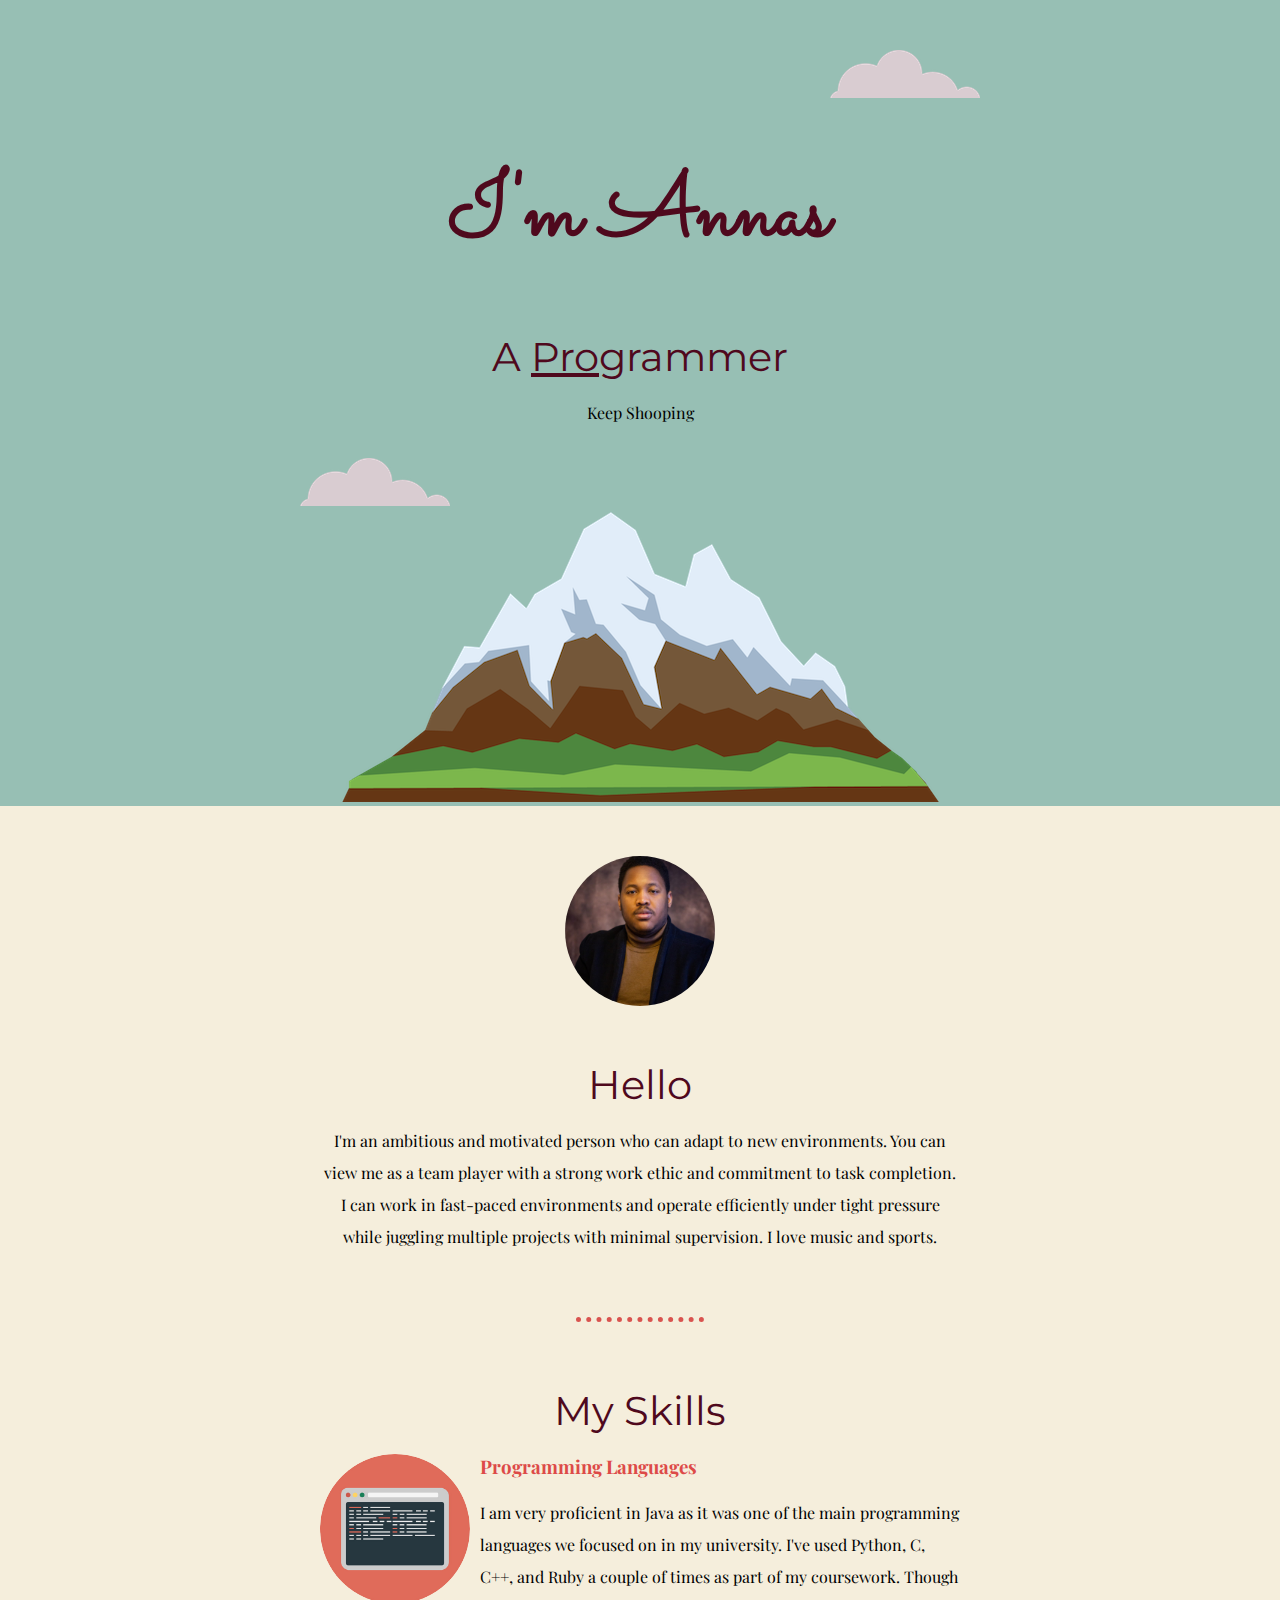
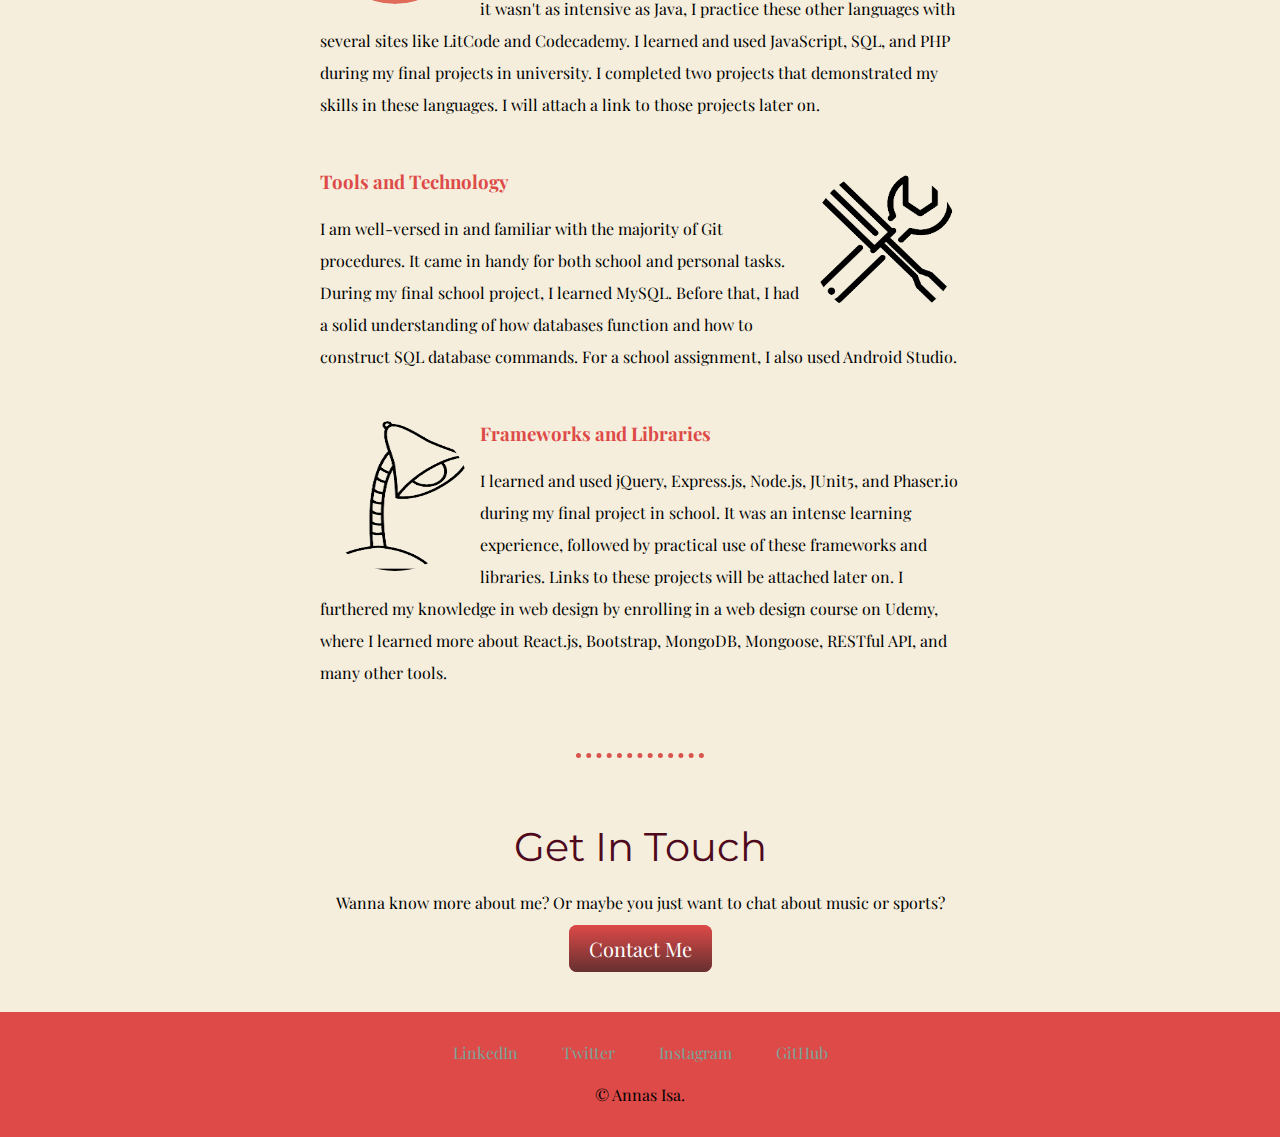
<file: index.html>
<!DOCTYPE html>
<html lang="en" dir="ltr">
  <head>
    <meta charset="utf-8">
    <title>Isa's Personal Site</title>
    <link rel="stylesheet" href="css/styles.css">
    <link rel="icon" href="favicon.ico">
    <link rel="preconnect" href="https://fonts.googleapis.com">
    <link rel="preconnect" href="https://fonts.gstatic.com" crossorigin>
    <link href="https://fonts.googleapis.com/css2?family=Montserrat&family=Playfair+Display&family=Sacramento&display=swap" rel="stylesheet">
  </head>
  <body>
    <div class="top-container">
      <img class= "top-cloud" src="images/cloud.png" alt="cloud-img">
      <h1>I'm Annas</h1>
      <h2>A <span>Pro</span>grammer</h2>
      <p>Keep Shooping</p>
      <div eid = "c27a963c9b34dadb" root= "Mvp"id="FlatlandWebEngine" offset="160px"></div>
      <script type="text/javascript" src="https://sales.rocket-rez.com/RocketWeb2/assets/scripts/webengine_load.js" async></script>
      <img class = "bottom-cloud" src="images/cloud.png" alt="cloud-img">
      <img src="images/mountain.png" alt="mountain-img">
    </div>

    <div class="middle-container">
      <div class="middle-container-contents">
        <div class="profile">
          <img class="profile-pic"src="images/Pix.jpg" alt="profile-pic">
          <h2>Hello</h2>
          <p>I'm an ambitious and motivated person who can adapt to new environments. You can view me as a team player with a strong work ethic and commitment to task completion. I can work in fast-paced environments and operate efficiently under tight pressure while juggling multiple projects with minimal supervision. I love music and sports.</p>
        </div>
        <hr>
        <div class="skills">
          <h2>My Skills</h2>
          <div class="skill_row">
            <img class="code_img" src="images/programming_img.png" alt="code_img">
            <h3>Programming Languages</h3>
            <p>I am very proficient in Java as it was one of the main programming languages we focused on in my university. I've used Python, C, C++, and Ruby a couple of times as part of my coursework. Though it wasn't as intensive as Java, I practice these other languages with several sites like LitCode and Codecademy. I learned and used JavaScript, SQL, and PHP during my final projects in university. I completed two projects that demonstrated my skills in these languages. I will attach a link to those projects later on.</p>
          </div>
          <div class="skill_row">
            <img class="tools_img" src="images/tools_img.png" alt="tools_img">
            <h3>Tools and Technology</h3>
            <p>I am well-versed in and familiar with the majority of Git procedures. It came in handy for both school and personal tasks. During my final school project, I learned MySQL. Before that, I had a solid understanding of how databases function and how to construct SQL database commands. For a school assignment, I also used Android Studio.</p>
          </div>
          <div class="skill_row">
            <img class="lamp_img" src="images/lamp_img.png" alt="lamp_img">
            <h3>Frameworks and Libraries</h3>
            <p>I learned and used jQuery, Express.js, Node.js, JUnit5, and Phaser.io during my final project in school. It was an intense learning experience, followed by practical use of these frameworks and libraries. Links to these projects will be attached later on. I furthered my knowledge in web design by enrolling in a web design course on Udemy, where I learned more about React.js, Bootstrap, MongoDB, Mongoose, RESTful API, and many other tools.</p>
          </div>
        </div>
        <hr>
        <div class="contact-me">
          <h2>Get In Touch</h2>
          <p>Wanna know more about me? Or maybe you just want to chat about music or sports?</p>
          <a class="btn" href="mailto:annasisa619@gmail.com">Contact Me</a>
        </div>
      </div>
    </div>
    
    
    <div class="bottom-container">
      <div class=" ">
        <a class="footer-link" href="https://www.linkedin.com/in/annas-isa/">LinkedIn</a>
        <a class="footer-link" href="https://twitter.com/Annasisa01">Twitter</a>
        <a class="footer-link" href="https://www.instagram.com/annasisa01/">Instagram</a>
        <a class="footer-link" href="https://github.com/Annasisa01">GitHub</a>
        <p>© Annas Isa.</p>
      </div>
      
    </div>
      
  </body>
</html>
</file>
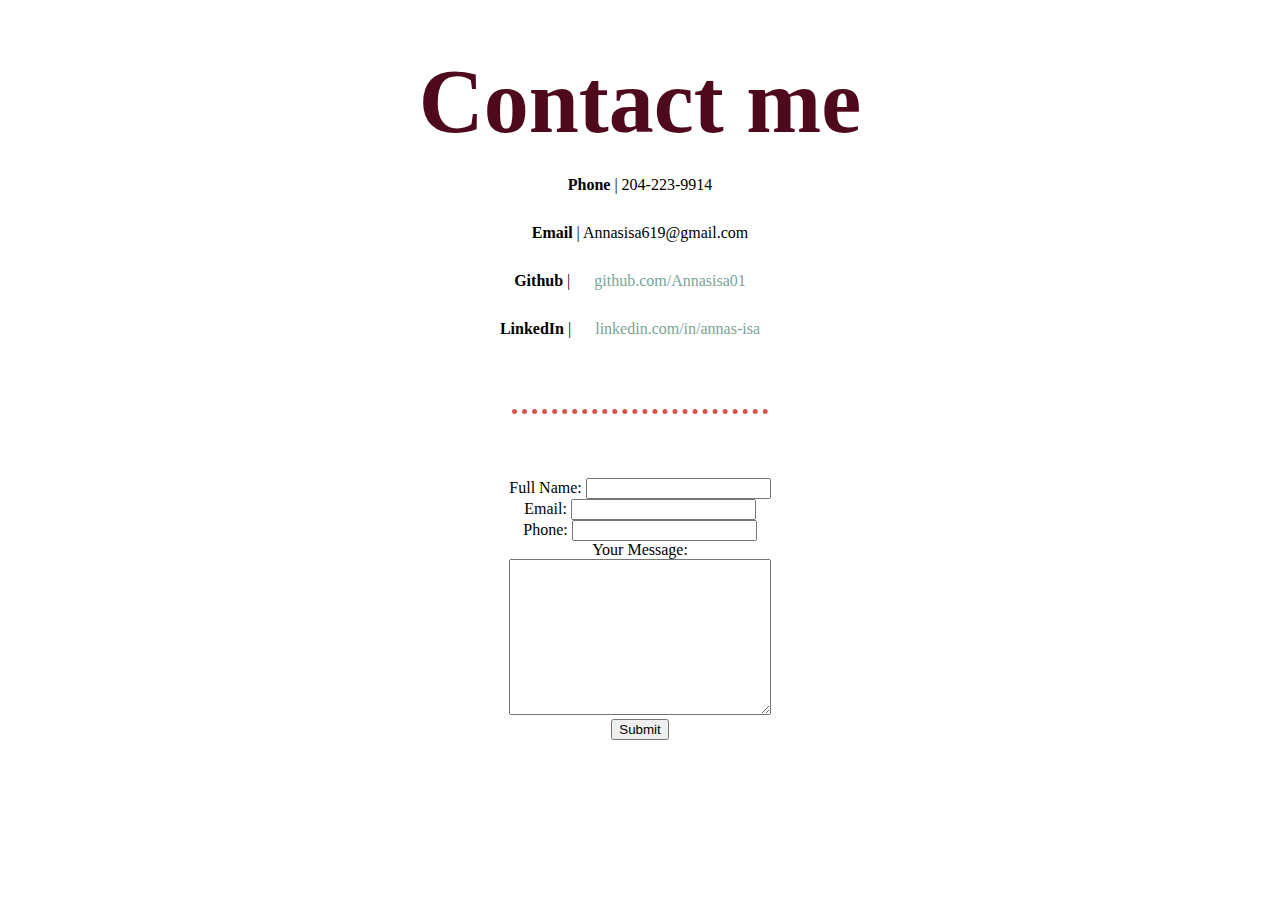
<file: contact.html>
<!DOCTYPE html>
<html lang="en" dir="ltr">
  <head>
    <meta charset="utf-8">
    <title>Contact</title>
    <link rel="stylesheet" href="css/styles.css">
  </head>
  <body>
    <h1>Contact me</h1>
    <p><strong>Phone</strong> | 204-223-9914</p>
    <p><strong>Email</strong> | Annasisa619@gmail.com</p>
    <p><strong>Github</strong> | <a href="https://github.com/Annasisa01">github.com/Annasisa01</a></p>
    <p><strong>LinkedIn</strong> | <a href="https://linkedin.com/in/annas-isa">linkedin.com/in/annas-isa</a></p>
    <hr>

    <form action="mailto:annasisa419@yahoo.com" method="post" enctype="text/plain">
      <label for="">Full Name:</label>
      <input type="text" name="fullName" value=""><br>
      <label for="">Email:</label>
      <input type="email" name="yourEmail" value=""><br>
      <label for="">Phone:</label>
      <input type="number" name="yourPhone" value=""><br>
      <label for="">Your Message:</label><br>
      <textarea name="yourMessage" rows="10" cols="30"></textarea><br>
      <input type="submit" name="">
    </form>
  </body>
</html>
</file>
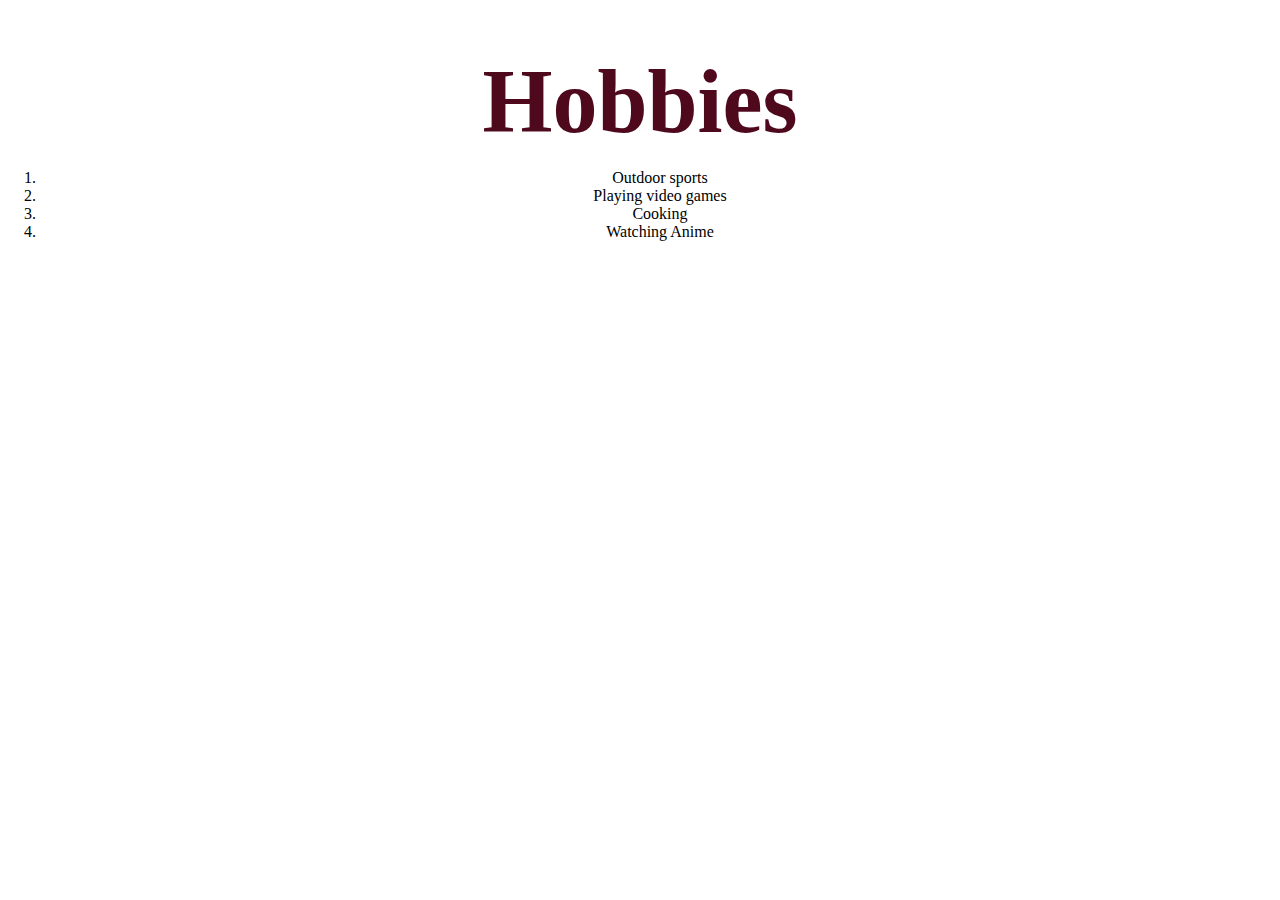
<file: hobbies.html>
<!DOCTYPE html>
<html lang="en" dir="ltr">
  <head>
    <meta charset="utf-8">
    <title>My Hobbies</title>
    <link rel="stylesheet" href="css/styles.css">
  </head>
  <body>
    <h1>Hobbies</h1>
    <ol>
      <li>Outdoor sports</li>
      <li>Playing video games</li>
      <li>Cooking</li>
      <li>Watching Anime</li>
    </ol>
  </body>
</html>
</file>
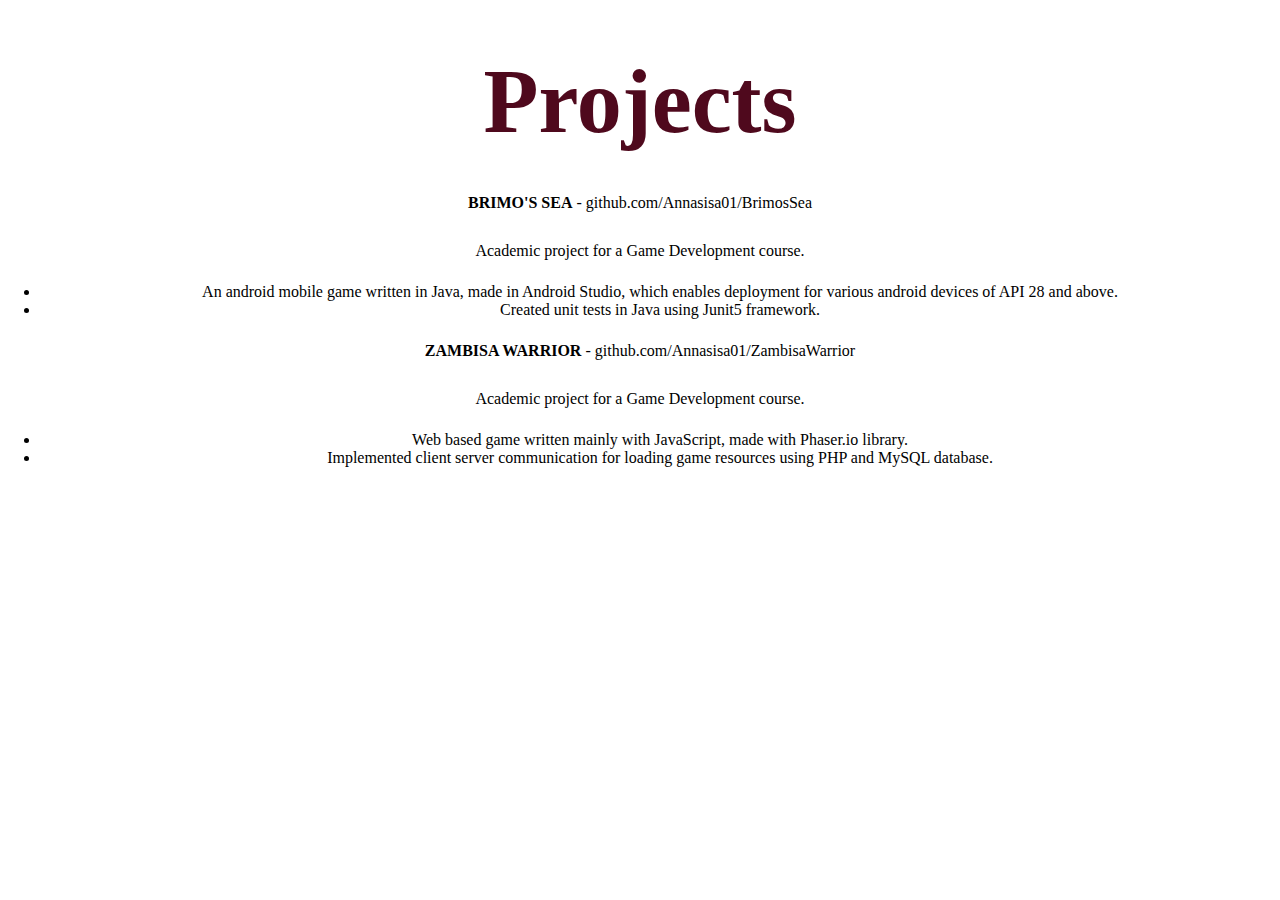
<file: projects.html>
<!DOCTYPE html>
<html lang="en">
<head>
    <meta charset="UTF-8">
    <title>Project</title>
    <link rel="stylesheet" href="css/styles.css">
</head>
<body>
    <center>
        <h1>Projects</h1><br>
    </center>
    <P><strong>BRIMO'S SEA</strong> - github.com/Annasisa01/BrimosSea</P>
    <p>Academic project for a Game Development course.</p>
    <ul>
        <li>
            An android mobile game written in Java, made in Android Studio, which enables deployment for various android
            devices of API 28 and above.
        </li>
        <li>
            Created unit tests in Java using Junit5 framework.
        </li>
    </ul>
    <P><strong>ZAMBISA WARRIOR</strong> - github.com/Annasisa01/ZambisaWarrior</P>
    <p>Academic project for a Game Development course.</p>
    <ul>
        <li>
            Web based game written mainly with JavaScript, made with Phaser.io library.
        </li>
        <li>
            Implemented client server communication for loading game resources using PHP and MySQL database.
        </li>
    </ul>
</body>
</html>
</file>
<file: css/styles.css>
body{
    margin: 0;
    text-align: center;
    font-family: 'Playfair Display', serif;
}

hr{
    border-color:#D9534F;
    border-style: dotted none none;
    border-width: 5px;
    margin: 4rem auto;
    width: 20%;
}

p{
    line-height: 2;
}

a{
    color: #79a599;
    font-family: 'Playfair Display', serif;
    margin: 10px 20px;
    text-decoration: none;
}

a:hover{
    color: #a6e2d2;
}

h1{
    color: #4F091D;
    margin: 3.125rem auto 0;
    font-family: 'Sacramento', cursive;
    font-size: 5.625rem;
}

h2{
    color: #4F091D;
    margin: 3.125rem auto 1rem;
    font-family: 'Montserrat', sans-serif;
    font-size: 2.5rem;
    font-weight: normal;
}

h3{
    color: #DD4A48;
    font-family: 'Playfair Display', serif;
}

span{
    text-decoration: underline;
}

table{
    margin: 0 auto;
}

td{
    margin-top: 0;
    padding-top: 0;
}

.top-container{
    background-color:#97BFB4;
    position: relative;
    padding-top: 100px;
}

.middle-container{
    background-color: #F5EEDC;
    padding-top: 10px;
    padding-bottom: 50px;
}

.middle-container-contents{
    width: 50%;
    margin: 0 auto;
}

.bottom-container{
    background-color: #DD4A48;
    /* height: 100px; */
    padding-top: 30px;
    padding-bottom: 10px;
}


.top-cloud{
    position: absolute;
    right: 300px;
    top: 50px;
}

.bottom-cloud{
    position: absolute;
    left: 300px;
    bottom: 300px;
}

.skill_row{
    text-align: left;
    margin-bottom: 3rem;
}

.profile-pic{
    border-radius: 100%;
    margin-top: 2.5rem;
    width: 150px;
}

.code_img ,.lamp_img{
    float: left;
    border-radius: 100%;
    width: 150px;
    height: 150px;
    margin-right: 10px;
}

.tools_img{
    float: right;
    border-radius: 100%;
    width: 150px;
    height: 150px;
    margin-left: 10px;
}



.btn {
    background:  #dd4a48;
    background-image: -webkit-linear-gradient(top,  #dd4a48, #663030);
    background-image: -moz-linear-gradient(top,  #dd4a48, #663030);
    background-image: -ms-linear-gradient(top,  #dd4a48, #663030);
    background-image: -o-linear-gradient(top,  #dd4a48, #663030);
    background-image: linear-gradient(to bottom,  #dd4a48, #663030);
    -webkit-border-radius: 8;
    -moz-border-radius: 8;
    border-radius: 8px;
    font-family: 'Playfair Display', serif;
    color: #ffffff;
    font-size: 20px;
    padding: 10px 20px 10px 20px;
    text-decoration: none;
  }
  
  .btn:hover {
    background: #F5EEDC;
    background-image: -webkit-linear-gradient(top, #F5EEDC, #97BFB4);
    background-image: -moz-linear-gradient(top, #F5EEDC, #97BFB4);
    background-image: -ms-linear-gradient(top, #F5EEDC, #97BFB4);
    background-image: -o-linear-gradient(top, #F5EEDC, #97BFB4);
    background-image: linear-gradient(to bottom, #F5EEDC, #97BFB4);
    text-decoration: none;
    color: #DD4A48;
  }
</file>
